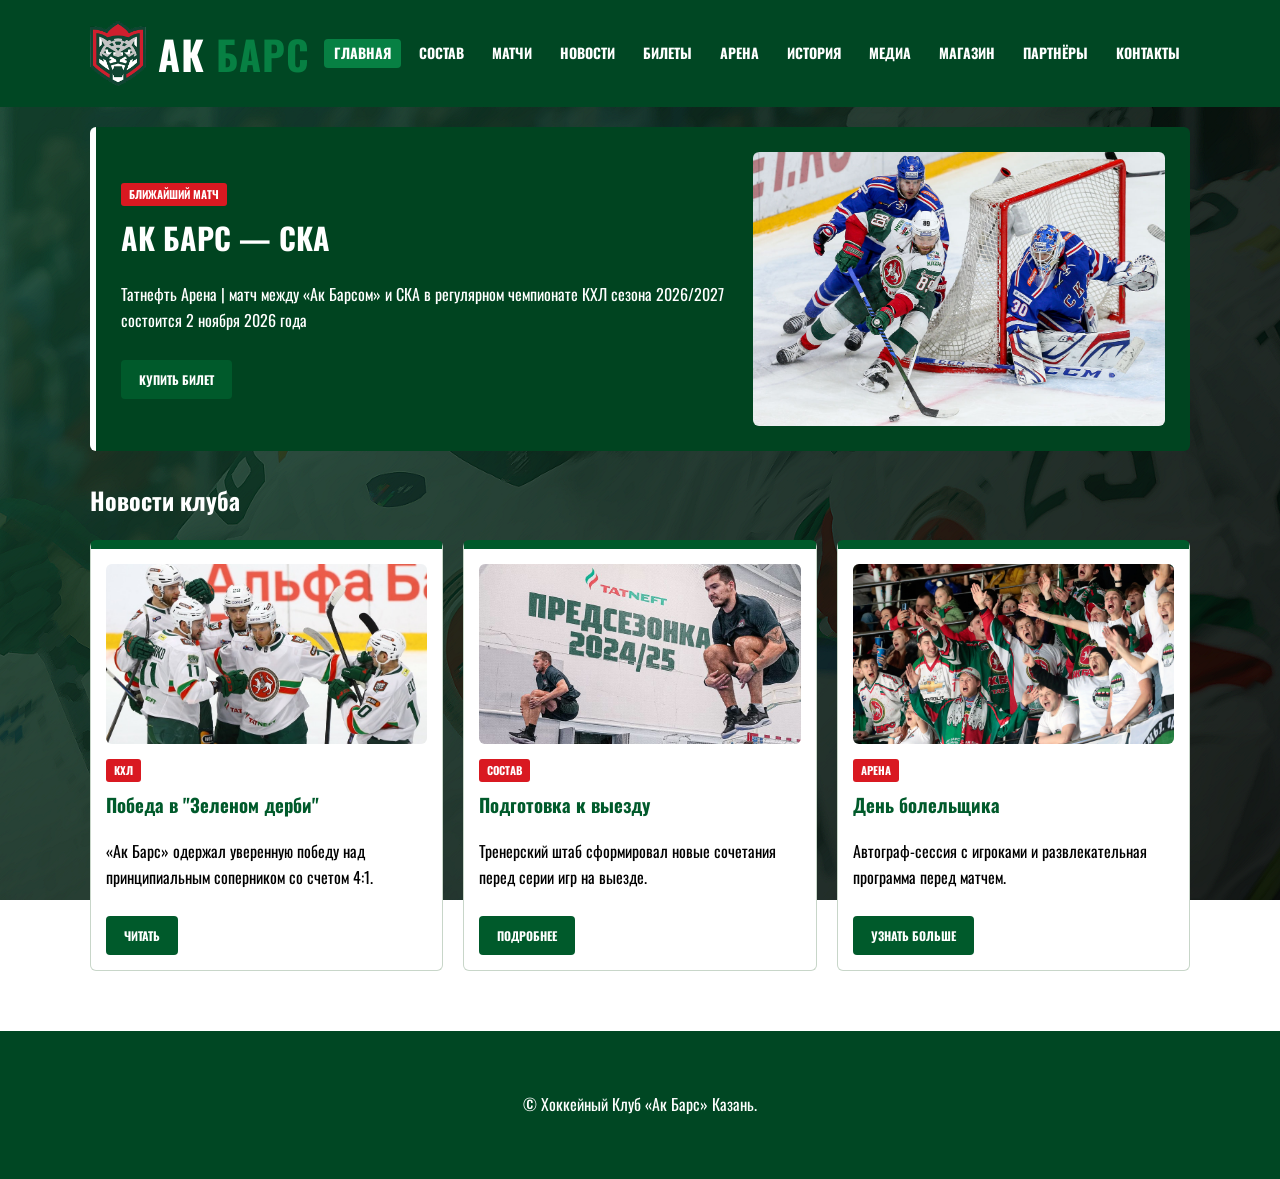
<file: index.html>
<!DOCTYPE html>
<html lang="ru">
<head>
  <meta charset="UTF-8">
  <title>ХК "Ак Барс"</title>
  <link rel="stylesheet" href="style.css">
  <link rel="stylesheet" href="https://fonts.googleapis.com/css2?family=Inter:wght@400;600;700;800&family=Oswald:wght@500;600;700&display=swap&subset=cyrillic">
  <link rel="icon" type="image/png" href="images/logo.png">
</head>
<body>
  <header>
    <div class="container">
      <a href="index.html" class="logo-block">
        <img src="images/logo.png" alt="Логотип Ак Барс" class="logo-img">
        <span class="logo-text">АК <span>БАРС</span></span>
      </a>
      <nav>
        <a href="index.html" class="active">Главная</a>
        <a href="team.html">Состав</a>
        <a href="matches.html">Матчи</a>
        <a href="news.html">Новости</a>
        <a href="tickets.html">Билеты</a>
        <a href="arena.html">Арена</a>
        <a href="history.html">История</a>
        <a href="media.html">Медиа</a>
        <a href="store.html">Магазин</a>
        <a href="partners.html">Партнёры</a>
        <a href="contacts.html">Контакты</a>
      </nav>
    </div>
  </header>

  <main class="container">
    <div class="hero">
      <div class="hero-content">
        <span class="badge">Ближайший матч</span>
        <h1>АК БАРС — СКА</h1>
        <p>Татнефть Арена |  матч между «Ак Барсом» и СКА в регулярном чемпионате КХЛ сезона 2026/2027 состоится 2 ноября 2026 года</p>
        <a href="tickets.html" class="btn btn-accent">Купить билет</a>
      </div>
      <div class="hero-media">
        <img src="images/akbars_ska.jpg" alt="Матч Ак Барс">
      </div>
    </div>

    <h2>Новости клуба</h2>
    <div class="card-grid">
      <div class="card">
        <img src="images/derbi.jpg" alt="Победа в дерби">
        <span class="badge">КХЛ</span>
        <h3>Победа в "Зеленом дерби"</h3>
        <p>«Ак Барс» одержал уверенную победу над принципиальным соперником со счетом 4:1.</p>
        <a href="news.html" class="btn">Читать</a>
      </div>
      <div class="card">
        <img src="images/podg.jpg" alt="Тренировка команды">
        <span class="badge">Состав</span>
        <h3>Подготовка к выезду</h3>
        <p>Тренерский штаб сформировал новые сочетания перед серии игр на выезде.</p>
        <a href="news.html" class="btn">Подробнее</a>
      </div>
      <div class="card">
        <img src="images/arena.jpg" alt="Татнефть Арена">
        <span class="badge">Арена</span>
        <h3>День болельщика</h3>
        <p>Автограф-сессия с игроками и развлекательная программа перед матчем.</p>
        <a href="news.html" class="btn">Узнать больше</a>
      </div>
    </div>
  </main>

  <footer>
    <div class="container">
      <p>&copy; Хоккейный Клуб «Ак Барс» Казань.</p>
    </div>
  </footer>
</body>
</html>
</file>
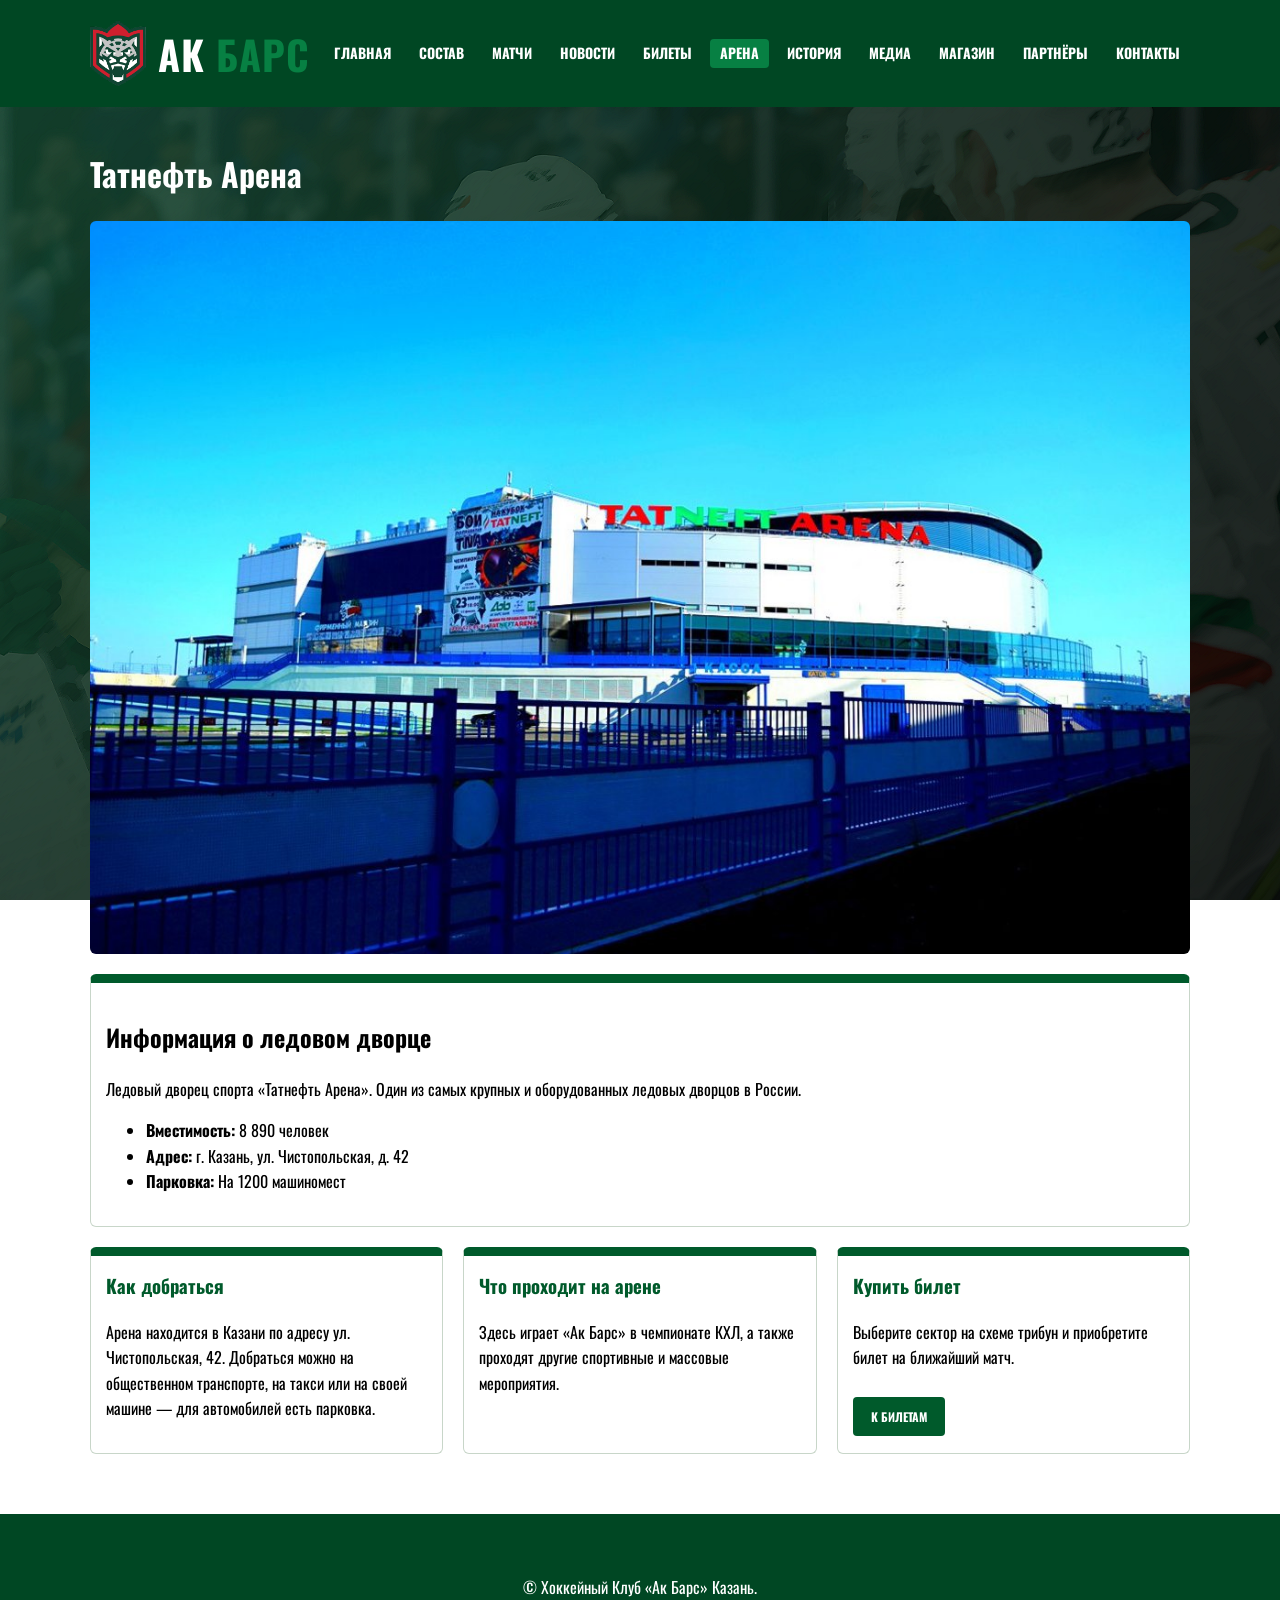
<file: arena.html>
<!DOCTYPE html>
<html lang="ru">
<head>
  <meta charset="UTF-8">
  <title>Татнефть Арена - ХК Ак Барс</title>
  <link rel="stylesheet" href="style.css">
  <link rel="stylesheet" href="https://fonts.googleapis.com/css2?family=Inter:wght@400;600;700;800&family=Oswald:wght@500;600;700&display=swap&subset=cyrillic">
  <link rel="icon" type="image/png" href="images/logo.png">
</head>
<body>
  <header>
    <div class="container">
      <a href="index.html" class="logo-block">
        <img src="images/logo.png" alt="Логотип" class="logo-img">
        <span class="logo-text">АК <span>БАРС</span></span>
      </a>
      <nav>
        <a href="index.html">Главная</a>
        <a href="team.html">Состав</a>
        <a href="matches.html">Матчи</a>
        <a href="news.html">Новости</a>
        <a href="tickets.html">Билеты</a>
        <a href="arena.html" class="active">Арена</a>
        <a href="history.html">История</a>
        <a href="media.html">Медиа</a>
        <a href="store.html">Магазин</a>
        <a href="partners.html">Партнёры</a>
        <a href="contacts.html">Контакты</a>
      </nav>
    </div>
  </header>

  <main class="container">
    <h1>Татнефть Арена</h1>
    <img src="images/arenka.jpg" alt="Татнефть Арена снаружи" style="margin-bottom: 20px;">

    <div class="card">
      <h2 class="infa">Информация о ледовом дворце</h2>
      <p>Ледовый дворец спорта «Татнефть Арена». Один из самых крупных и оборудованных ледовых дворцов в России.</p>
      <ul>
        <li><strong>Вместимость:</strong> 8 890 человек</li>
        <li><strong>Адрес:</strong> г. Казань, ул. Чистопольская, д. 42</li>
        <li><strong>Парковка:</strong> На 1200 машиномест</li>
      </ul>
    </div>

    <div class="card-grid">
      <div class="card">
        <h3>Как добраться</h3>
        <p>Арена находится в Казани по адресу ул. Чистопольская, 42. Добраться можно на общественном транспорте, на такси или на своей машине — для автомобилей есть парковка.</p>
      </div>
      <div class="card">
        <h3>Что проходит на арене</h3>
        <p>Здесь играет «Ак Барс» в чемпионате КХЛ, а также проходят другие спортивные и массовые мероприятия.</p>
      </div>
      <div class="card">
        <h3>Купить билет</h3>
        <p>Выберите сектор на схеме трибун и приобретите билет на ближайший матч.</p>
        <a href="tickets.html" class="btn">К билетам</a>
      </div>
    </div>
  </main>

  <footer>
    <div class="container">
      <p>&copy; Хоккейный Клуб «Ак Барс» Казань.</p>    
    </div>
  </footer>
</body>
</html>
</file>
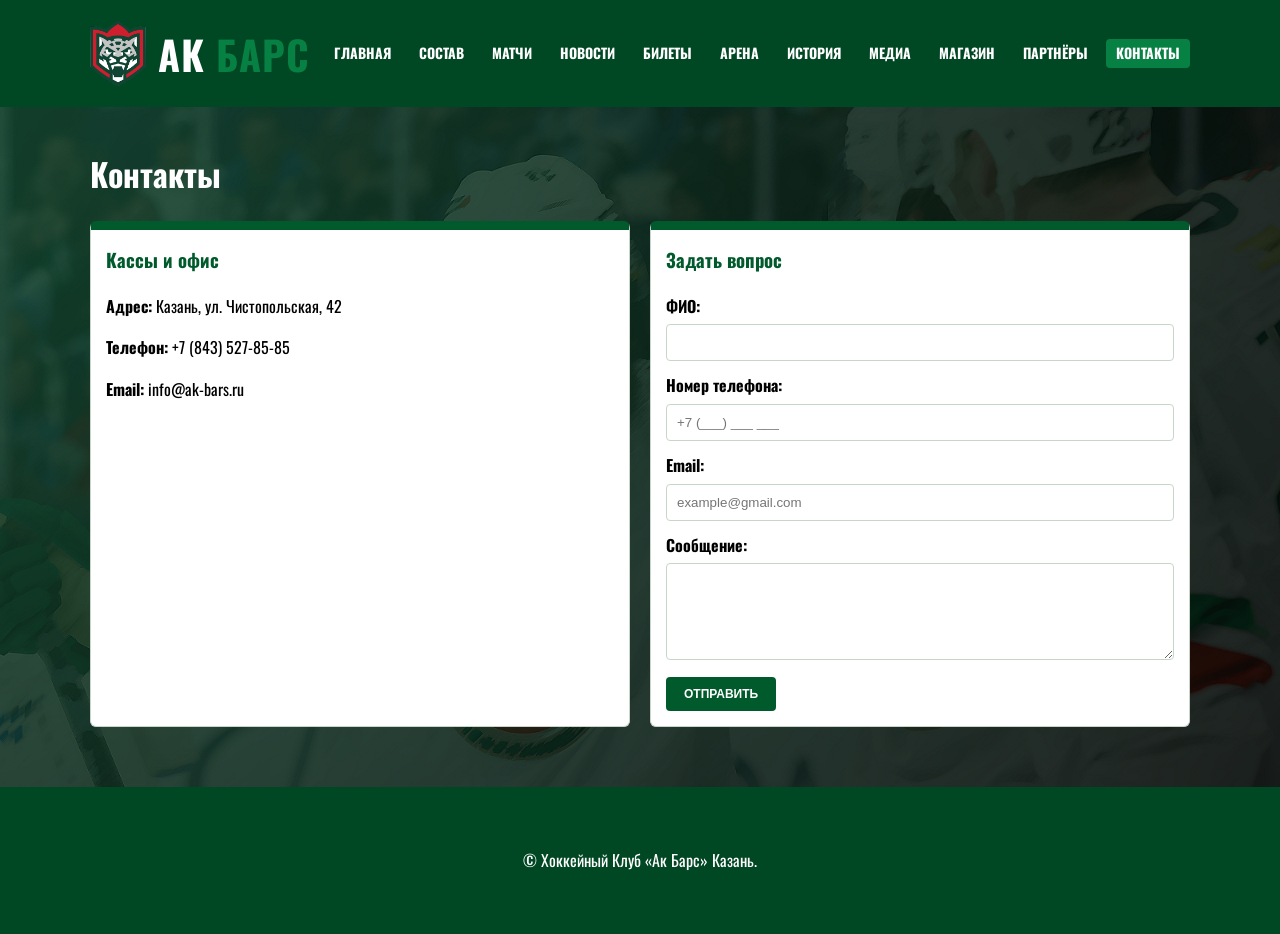
<file: contacts.html>
<!DOCTYPE html>
<html lang="ru">
<head>
  <meta charset="UTF-8">
  <title>Контакты - ХК Ак Барс</title>
  <link rel="stylesheet" href="style.css">
  <link rel="stylesheet" href="https://fonts.googleapis.com/css2?family=Inter:wght@400;600;700;800&family=Oswald:wght@500;600;700&display=swap&subset=cyrillic">
  <link rel="icon" type="image/png" href="images/logo.png">
</head>
<body>
  <header>
    <div class="container">
      <a href="index.html" class="logo-block">
        <img src="images/logo.png" alt="Логотип" class="logo-img">
        <span class="logo-text">АК <span>БАРС</span></span>
      </a>
      <nav>
        <a href="index.html">Главная</a>
        <a href="team.html">Состав</a>
        <a href="matches.html">Матчи</a>
        <a href="news.html">Новости</a>
        <a href="tickets.html">Билеты</a>
        <a href="arena.html">Арена</a>
        <a href="history.html">История</a>
        <a href="media.html">Медиа</a>
        <a href="store.html">Магазин</a>
        <a href="partners.html">Партнёры</a>
        <a href="contacts.html" class="active">Контакты</a>
      </nav>
    </div>
  </header>

  <main class="container">
    <h1>Контакты</h1>

    <div class="card-grid">
      <div class="card">
        <h3>Кассы и офис</h3>
        <p><strong>Адрес:</strong> Казань, ул. Чистопольская, 42</p>
        <p><strong>Телефон:</strong> +7 (843) 527-85-85</p>
        <p><strong>Email:</strong> info@ak-bars.ru</p>
      </div>

      <div class="card">
        <h3>Задать вопрос</h3>
        <form>
          <label for="name">ФИО:</label>
          <input type="text" id="name" name="name" required>

          <label for="email">Номер телефона:</label>
          <input type="tel" id="number" name="number" placeholder="+7 (___) ___ ___" required>

          <label for="email">Email:</label>
          <input type="email" id="email" name="email" placeholder="example@gmail.com" required>

          <label for="message">Сообщение:</label>
          <textarea id="message" name="message" rows="5"></textarea>

          <button type="button" class="btn btn-accent" onclick="sendMessage()">Отправить</button>
        </form>
      </div>
    </div>
  </main>

  <footer>
    <div class="container">
      <p>&copy; Хоккейный Клуб «Ак Барс» Казань.</p>
    </div>
    <script>
      function sendMessage() {
        alert('Благодарим вас за обращение! Ваше сообщение было отправлено, мы его рассматриваем. Ответим в скором времени.');
        document.querySelector('form').reset();
      }
    </script>
  </footer>
</body>
</html>
</file>
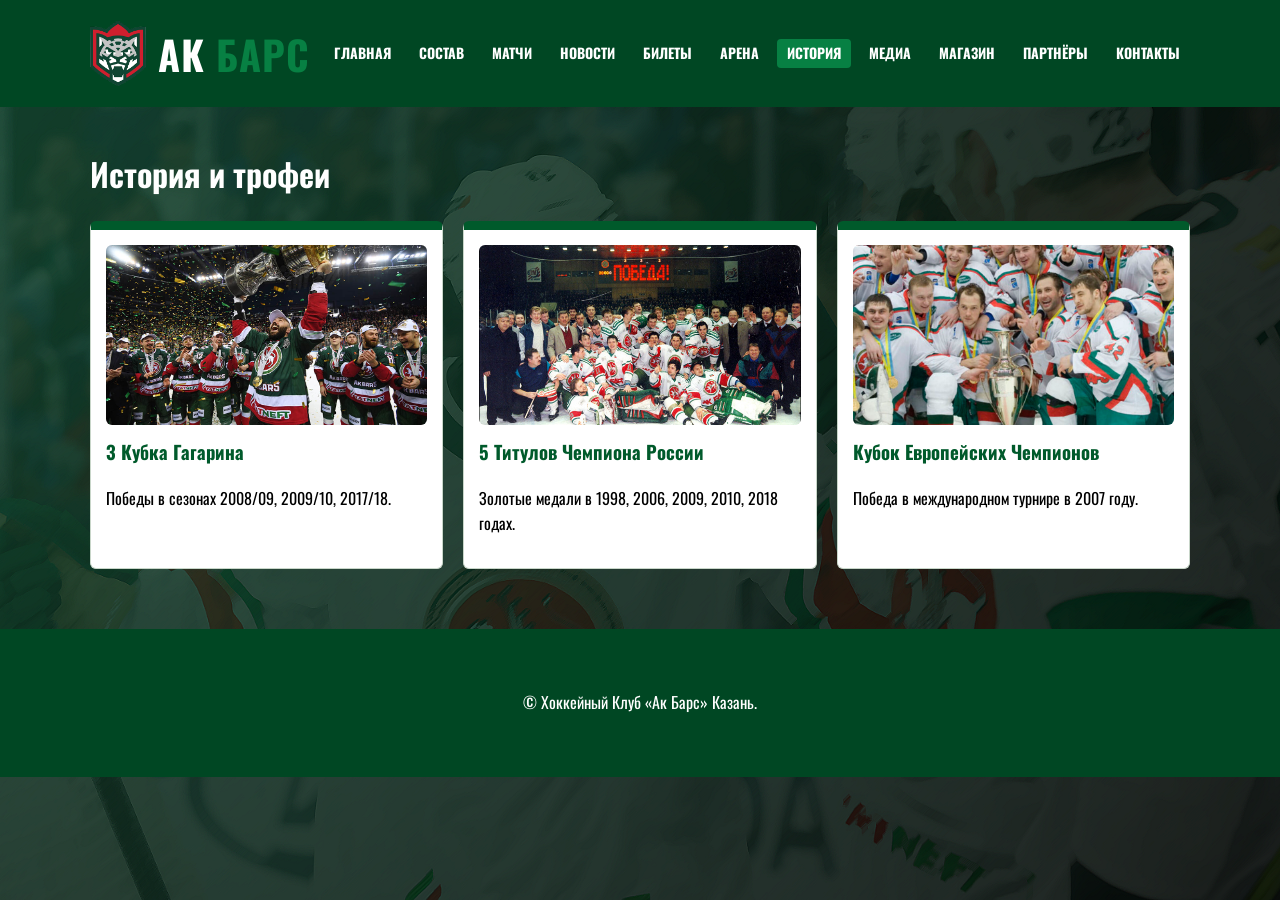
<file: history.html>
<!DOCTYPE html>
<html lang="ru">
<head>
  <meta charset="UTF-8">
  <title>История клуба - ХК Ак Барс</title>
  <link rel="stylesheet" href="style.css">
  <link rel="stylesheet" href="https://fonts.googleapis.com/css2?family=Inter:wght@400;600;700;800&family=Oswald:wght@500;600;700&display=swap&subset=cyrillic">
  <link rel="icon" type="image/png" href="images/logo.png">
</head>
<body>
  <header>
    <div class="container">
      <a href="index.html" class="logo-block">
        <img src="images/logo.png" alt="Логотип" class="logo-img">
        <span class="logo-text">АК <span>БАРС</span></span>
      </a>
      <nav>
        <a href="index.html">Главная</a>
        <a href="team.html">Состав</a>
        <a href="matches.html">Матчи</a>
        <a href="news.html">Новости</a>
        <a href="tickets.html">Билеты</a>
        <a href="arena.html">Арена</a>
        <a href="history.html" class="active">История</a>
        <a href="media.html">Медиа</a>
        <a href="store.html">Магазин</a>
        <a href="partners.html">Партнёры</a>
        <a href="contacts.html">Контакты</a>
      </nav>
    </div>
  </header>

  <main class="container">
    <h1>История и трофеи</h1>

    <div class="card-grid">
      <div class="card">
        <img src="images/gagarin_cup.jpg" alt="Кубок Гагарина">
        <h3>3 Кубка Гагарина</h3>
        <p>Победы в сезонах 2008/09, 2009/10, 2017/18.</p>
      </div>
      <div class="card">
        <img src="images/cm.jpeg" alt="Чемпионы России">
        <h3>5 Титулов Чемпиона России</h3>
        <p>Золотые медали в 1998, 2006, 2009, 2010, 2018 годах.</p>
      </div>
      <div class="card">
        <img src="images/europian_cup.jpg" alt="Кубок Чемпионов">
        <h3>Кубок Европейских Чемпионов</h3>
        <p>Победа в международном турнире в 2007 году.</p>
      </div>
    </div>
  </main>

  <footer>
    <div class="container">
      <p>&copy; Хоккейный Клуб «Ак Барс» Казань.</p>
    </div>
  </footer>
</body>
</html>
</file>
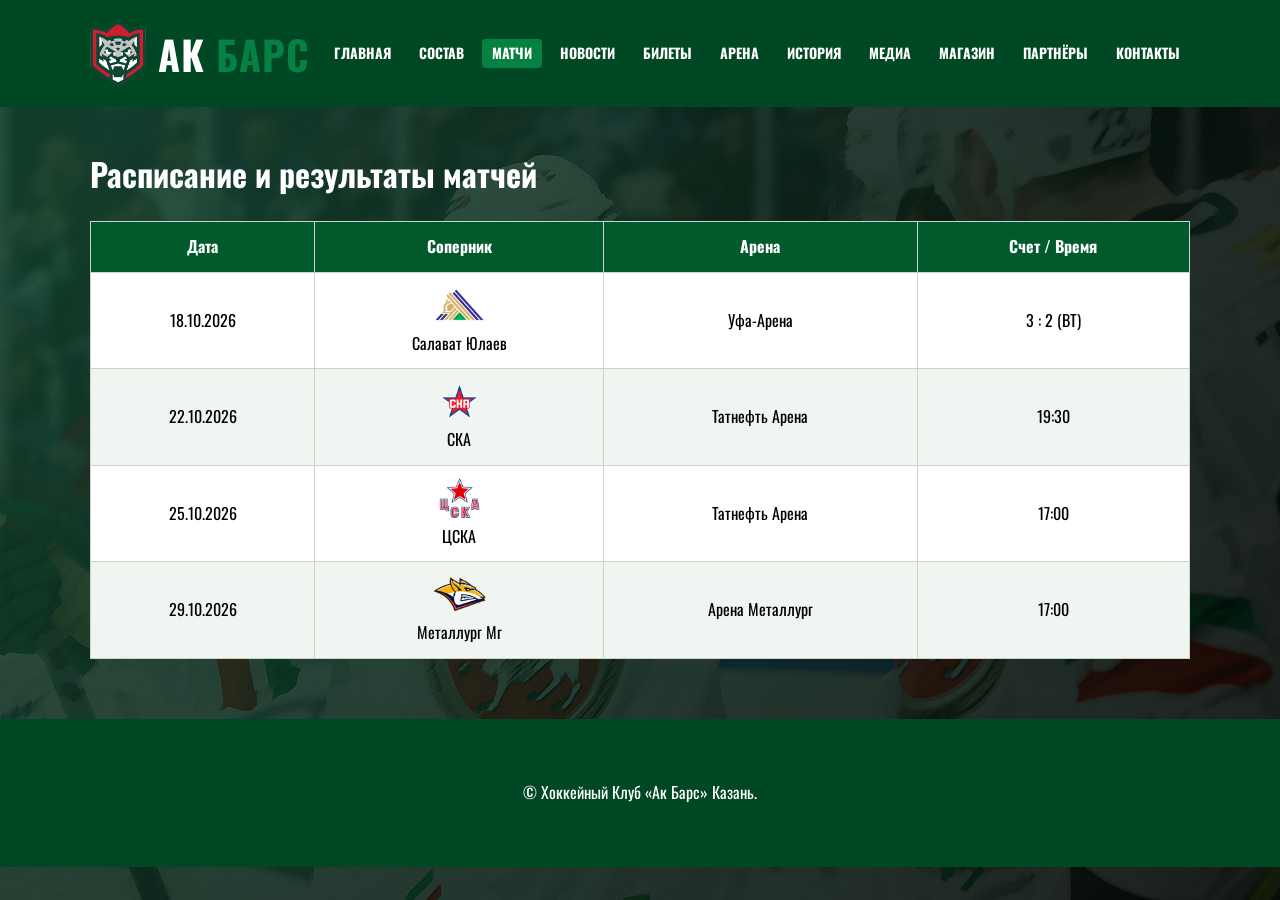
<file: matches.html>
<!DOCTYPE html>
<html lang="ru">
<head>
  <meta charset="UTF-8">
  <title>Календарь игр - ХК Ак Барс</title>
  <link rel="stylesheet" href="style.css">
  <link rel="stylesheet" href="https://fonts.googleapis.com/css2?family=Inter:wght@400;600;700;800&family=Oswald:wght@500;600;700&display=swap&subset=cyrillic">
  <link rel="icon" type="image/png" href="images/logo.png">
</head>
<body>
  <header>
    <div class="container">
      <a href="index.html" class="logo-block">
        <img src="images/logo.png" alt="Логотип" class="logo-img">
        <span class="logo-text">АК <span>БАРС</span></span>
      </a>
      <nav>
        <a href="index.html">Главная</a>
        <a href="team.html">Состав</a>
        <a href="matches.html" class="active">Матчи</a>
        <a href="news.html">Новости</a>
        <a href="tickets.html">Билеты</a>
        <a href="arena.html">Арена</a>
        <a href="history.html">История</a>
        <a href="media.html">Медиа</a>
        <a href="store.html">Магазин</a>
        <a href="partners.html">Партнёры</a>
        <a href="contacts.html">Контакты</a>
      </nav>
    </div>
  </header>

  <main class="container">
    <h1>Расписание и результаты матчей</h1>

    <table>
      <thead>
        <tr>
          <th>Дата</th>
          <th>Соперник</th>
          <th>Арена</th>
          <th>Счет / Время</th>
        </tr>
      </thead>
      <tbody>
        <tr>
          <td>18.10.2026</td>
          <td><img src="images/salavat.png">Салават Юлаев</td>
          <td>Уфа-Арена</td>
          <td>3 : 2 (ВТ)</td>
        </tr>
        <tr>
          <td>22.10.2026</td>
          <td><img src="images/ska.png">СКА</td>
          <td>Татнефть Арена</td>
          <td>19:30</td>
        </tr>
        <tr>
          <td>25.10.2026</td>
          <td><img src="images/cska.png">ЦСКА</td>
          <td>Татнефть Арена</td>
          <td>17:00</td>
        </tr>
        <tr>
          <td>29.10.2026</td>
          <td><img src="images/metallurg.png">Металлург Мг</td>
          <td>Арена Металлург</td>
          <td>17:00</td>
        </tr>
      </tbody>
    </table>
  </main>

  <footer>
    <div class="container">
      <p>&copy; Хоккейный Клуб «Ак Барс» Казань.</p>
    </div>
  </footer>
</body>
</html>
</file>
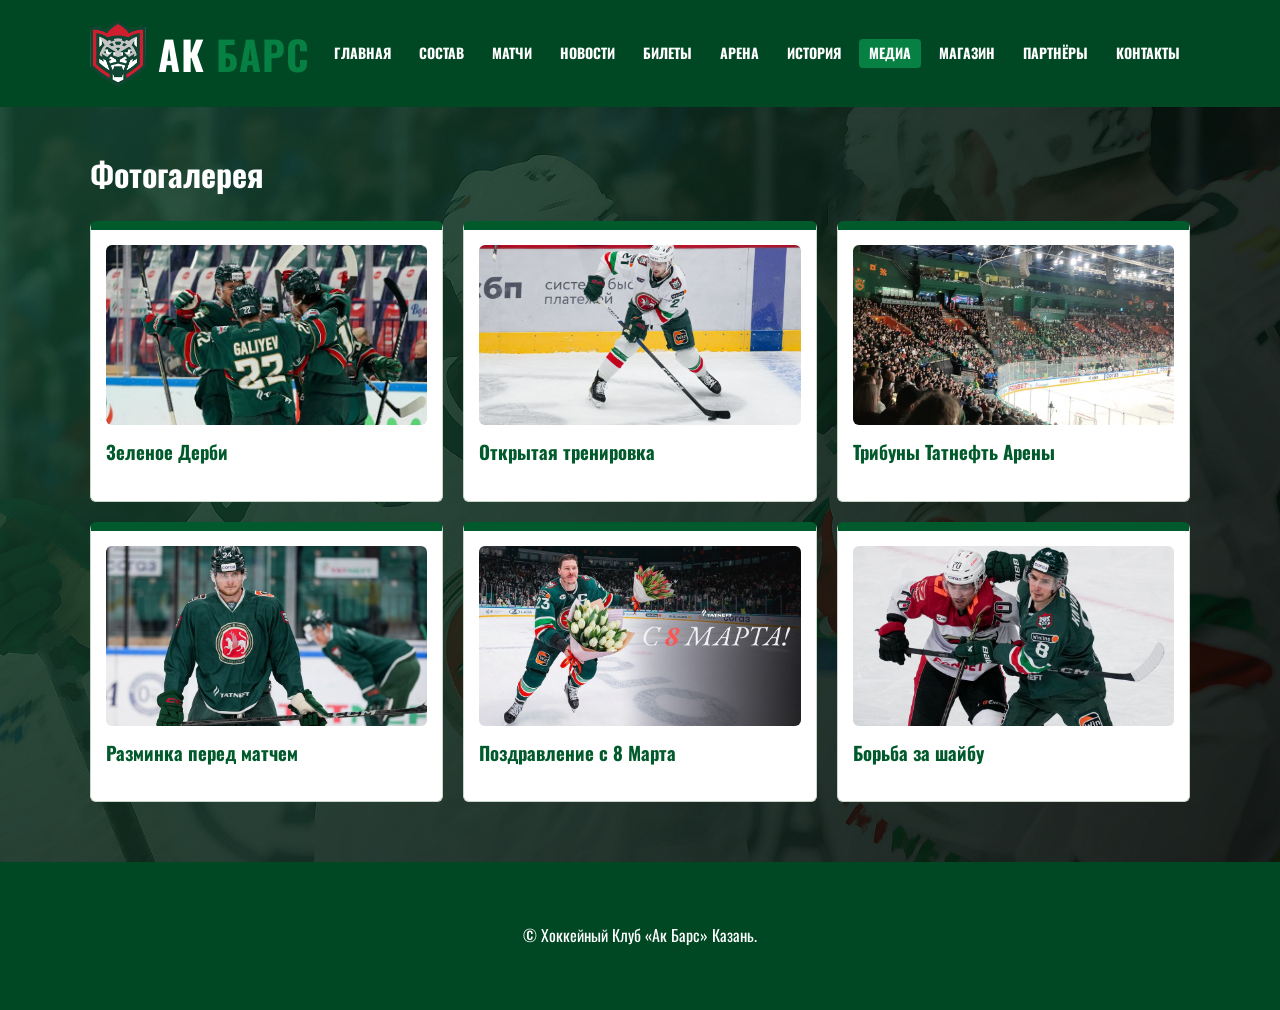
<file: media.html>
<!DOCTYPE html>
<html lang="ru">
<head>
  <meta charset="UTF-8">
  <title>Медиагалерея - ХК Ак Барс</title>
  <link rel="stylesheet" href="style.css">
  <link rel="icon" type="image/png" href="images/logo.png">
  <link rel="stylesheet" href="https://fonts.googleapis.com/css2?family=Inter:wght@400;600;700;800&family=Oswald:wght@500;600;700&display=swap&subset=cyrillic">
</head>
<body>
  <header>
    <div class="container">
      <a href="index.html" class="logo-block">
        <img src="images/logo.png" alt="Логотип" class="logo-img">
        <span class="logo-text">АК <span>БАРС</span></span>
      </a>
      <nav>
        <a href="index.html">Главная</a>
        <a href="team.html">Состав</a>
        <a href="matches.html">Матчи</a>
        <a href="news.html">Новости</a>
        <a href="tickets.html">Билеты</a>
        <a href="arena.html">Арена</a>
        <a href="history.html">История</a>
        <a href="media.html" class="active">Медиа</a>
        <a href="store.html">Магазин</a>
        <a href="partners.html">Партнёры</a>
        <a href="contacts.html">Контакты</a>
      </nav>
    </div>
  </header>

  <main class="container">
    <h1>Фотогалерея</h1>

    <div class="card-grid">
      <div class="card">
        <img src="images/gb.jpg" alt="Матч">
        <h3>Зеленое Дерби</h3>
      </div>
      <div class="card">
        <img src="images/one.jpg" alt="Тренировка">
        <h3>Открытая тренировка</h3>
      </div>
      <div class="card">
        <img src="images/tribuna.jpg" alt="Болельщики">
        <h3>Трибуны Татнефть Арены</h3>
      </div>
      <div class="card">
        <img src="images/is.jpg" alt="Разминка">
        <h3>Разминка перед матчем</h3>
      </div>
      <div class="card">
        <img src="images/mart.jpg" alt="8 Марта">
        <h3>Поздравление с 8 Марта</h3>
      </div>
      <div class="card">
        <img src="images/two.jpg" alt="Игровой момент">
        <h3>Борьба за шайбу</h3>
      </div>
    </div>
  </main>

  <footer>
    <div class="container">
      <p>&copy; Хоккейный Клуб «Ак Барс» Казань.</p>
    </div>
  </footer>
</body>
</html>
</file>
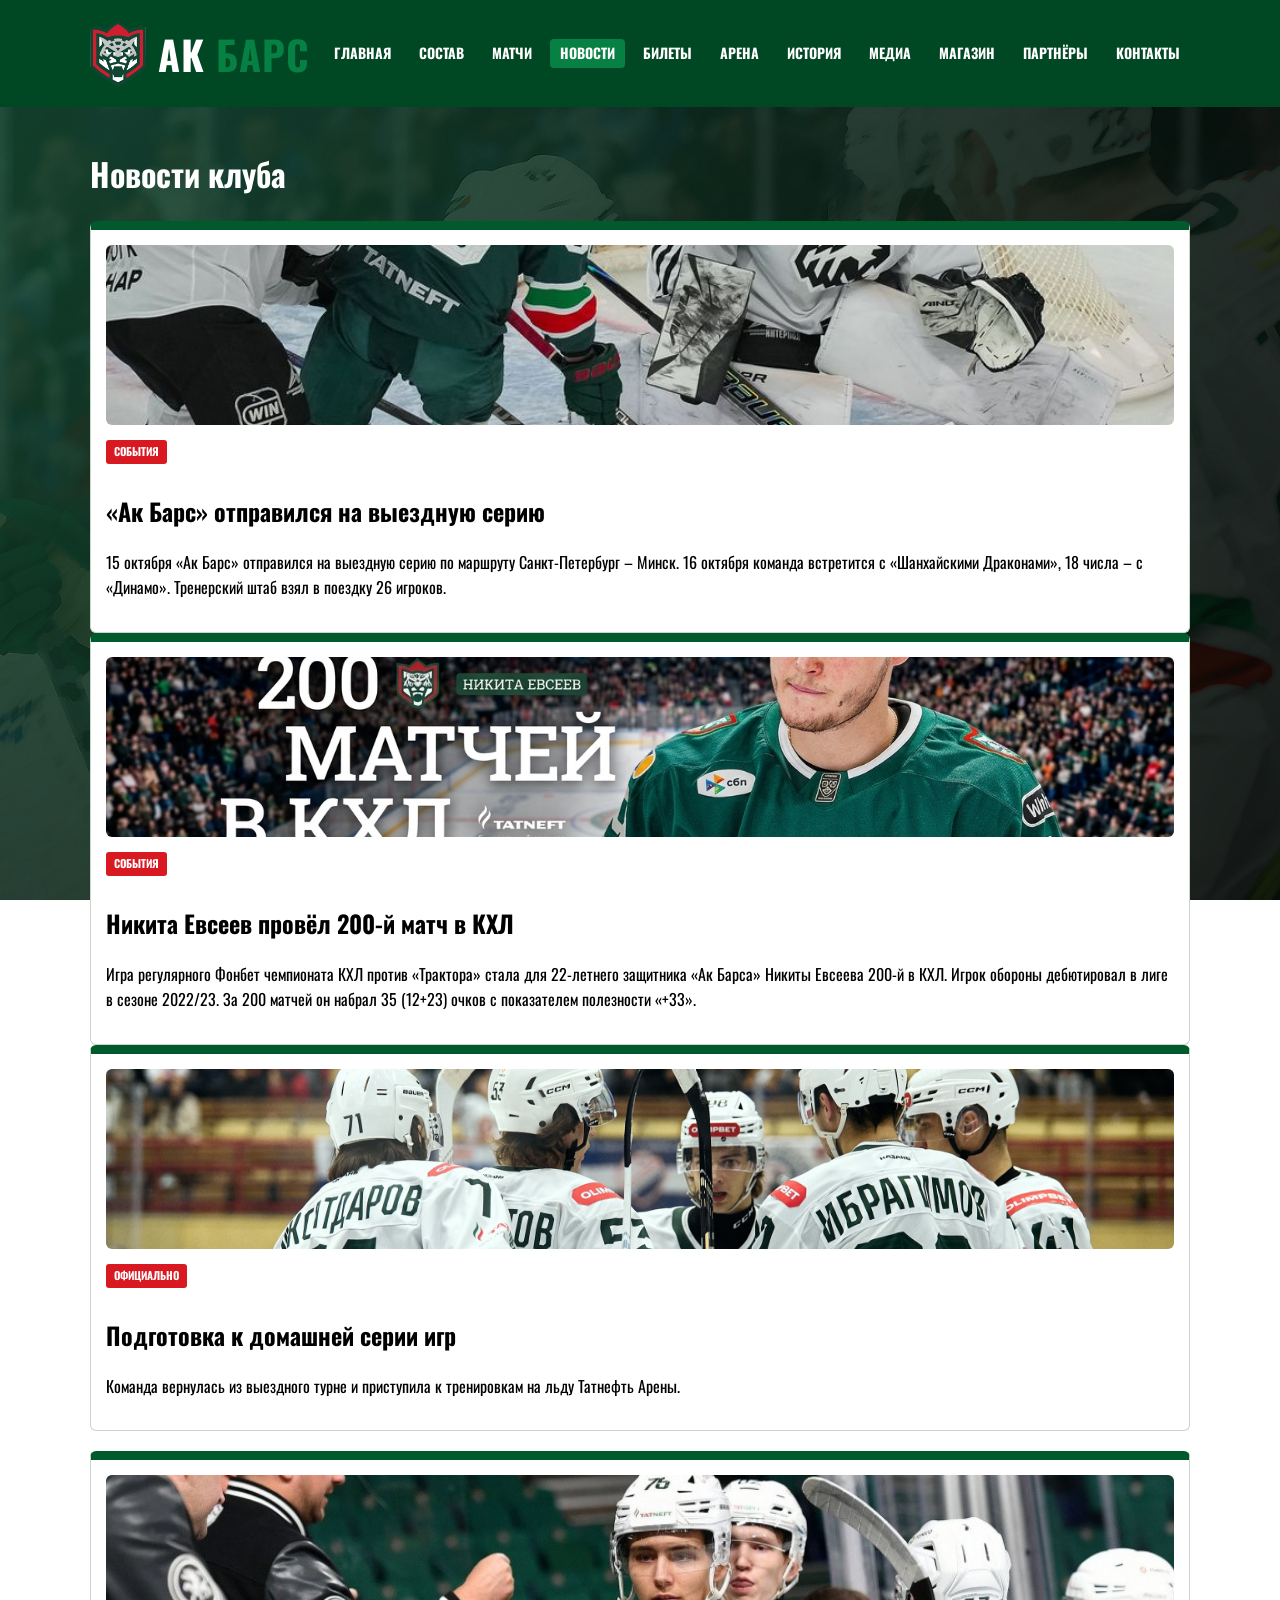
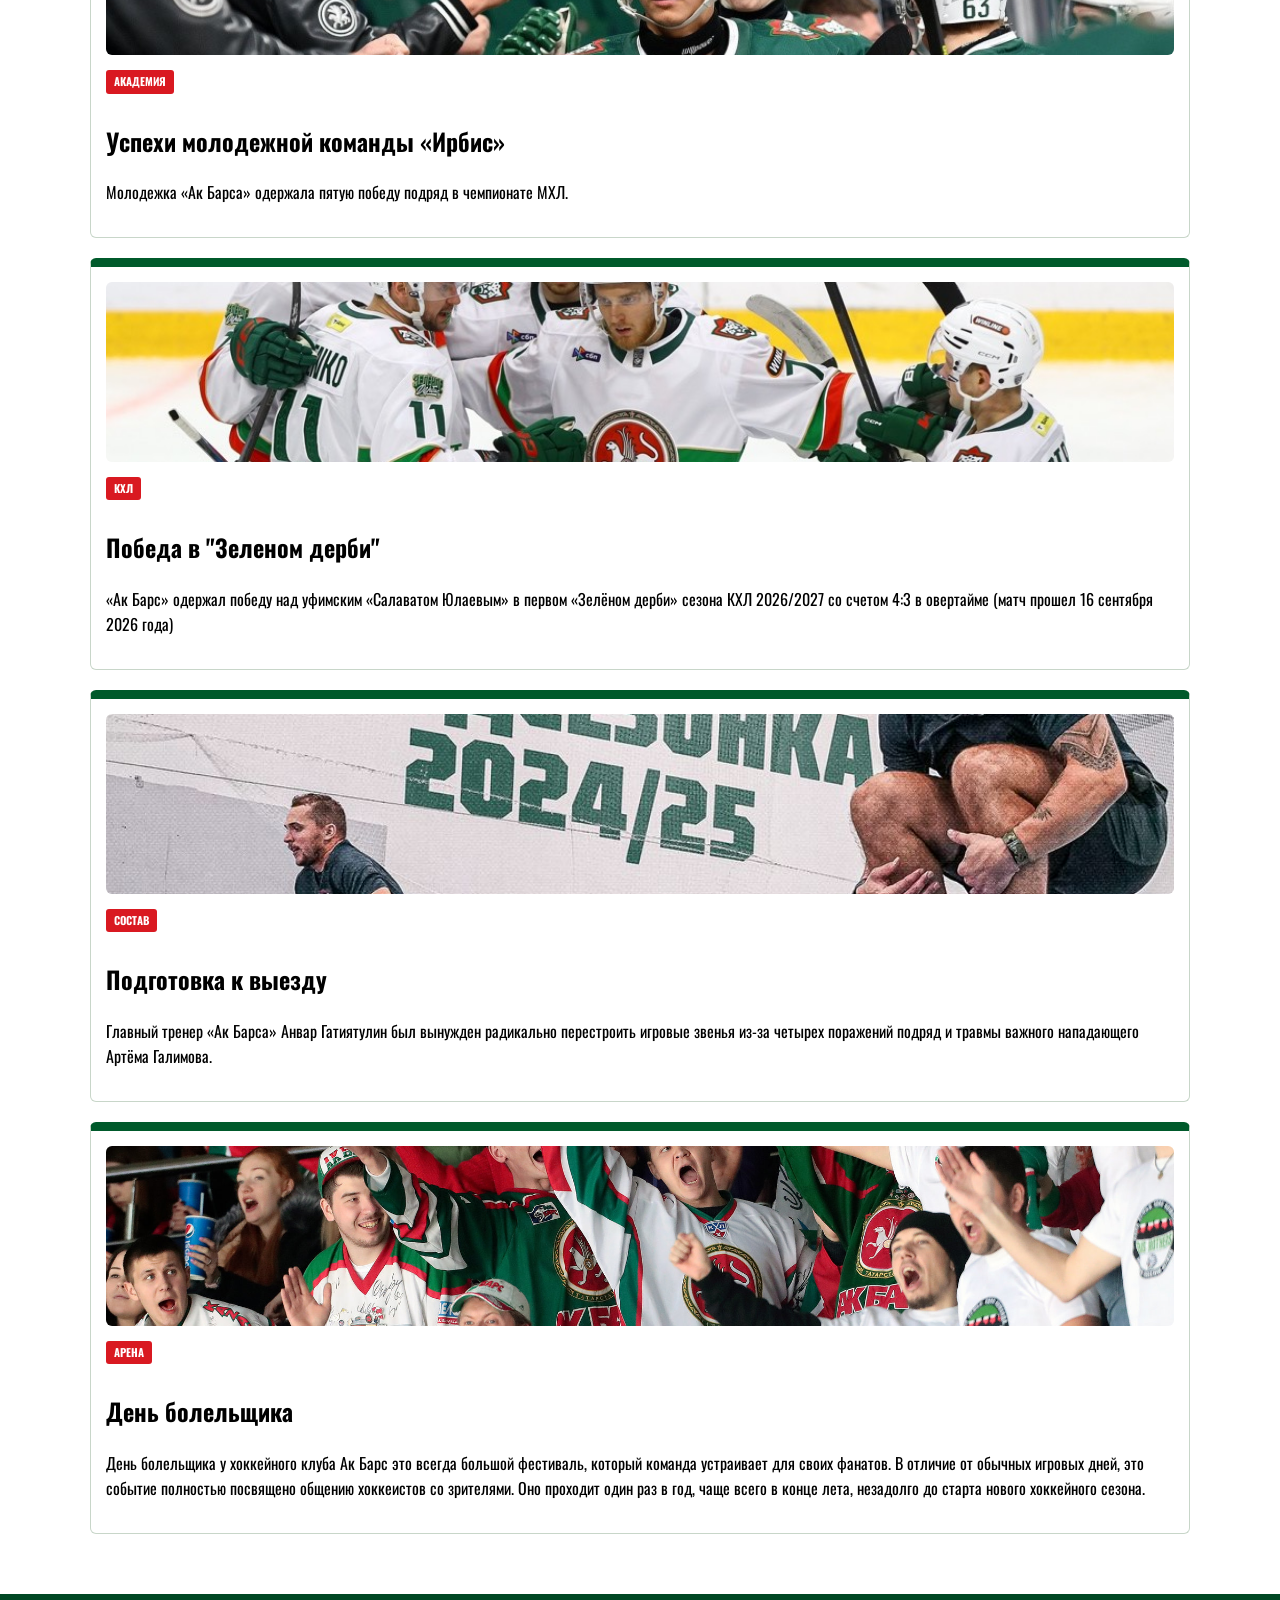
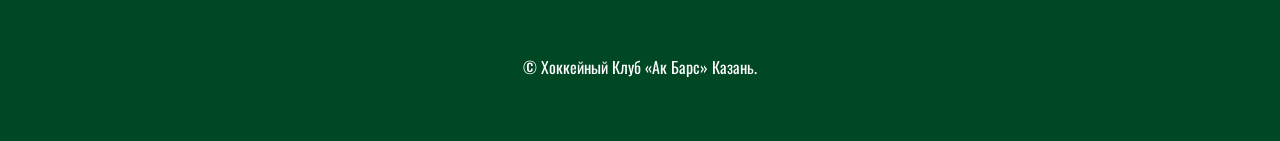
<file: news.html>
<!DOCTYPE html>
<html lang="ru">
<head>
  <meta charset="UTF-8">
  <title>Новости - ХК Ак Барс</title>
  <link rel="stylesheet" href="style.css">
  <link rel="icon" type="image/png" href="images/logo.png">
  <link rel="stylesheet" href="https://fonts.googleapis.com/css2?family=Inter:wght@400;600;700;800&family=Oswald:wght@500;600;700&display=swap&subset=cyrillic">
</head>
<body>
  <header>
    <div class="container">
      <a href="index.html" class="logo-block">
        <img src="images/logo.png" alt="Логотип" class="logo-img">
        <span class="logo-text">АК <span>БАРС</span></span>
      </a>
      <nav>
        <a href="index.html">Главная</a>
        <a href="team.html">Состав</a>
        <a href="matches.html">Матчи</a>
        <a href="news.html" class="active">Новости</a>
        <a href="tickets.html">Билеты</a>
        <a href="arena.html">Арена</a>
        <a href="history.html">История</a>
        <a href="media.html">Медиа</a>
        <a href="store.html">Магазин</a>
        <a href="partners.html">Партнёры</a>
        <a href="contacts.html">Контакты</a>
      </nav>
    </div>
  </header>

  <main class="container">
    <h1>Новости клуба</h1>
    <div class="card">
      <img src="images/viezd.jpg" alt="Новость 1">
      <span class="badge">События</span>
      <h2 class="prepairing">«Ак Барс» отправился на выездную серию</h2>
      <p>15 октября «Ак Барс» отправился на выездную серию по маршруту Санкт-Петербург – Минск. 16 октября команда встретится с «Шанхайскими Драконами», 18 числа – с «Динамо». Тренерский штаб взял в поездку 26 игроков.</p>
    </div>
    <div class="card">
      <img src="images/twohung.jpg" alt="Новость 1">
      <span class="badge">События</span>
      <h2 class="prepairing">Никита Евсеев провёл 200-й матч в КХЛ</h2>
      <p>Игра регулярного Фонбет чемпионата КХЛ против «Трактора» стала для 22-летнего защитника «Ак Барса» Никиты Евсеева 200-й в КХЛ. Игрок обороны дебютировал в лиге в сезоне 2022/23. За 200 матчей он набрал 35 (12+23) очков с показателем полезности «+33».</p>
    </div>

    <div class="card">
      <img src="images/home.jpeg" alt="Новость 1">
      <span class="badge">Официально</span>
      <h2 class="prepairing">Подготовка к домашней серии игр</h2>
      <p>Команда вернулась из выездного турне и приступила к тренировкам на льду Татнефть Арены.</p>
    </div>

    <div class="card" style="margin-top: 20px;">
      <img src="images/irbis.jpg" alt="Новость 2">
      <span class="badge">Академия</span>
      <h2 class="sucsesses">Успехи молодежной команды «Ирбис»</h2>
      <p>Молодежка «Ак Барса» одержала пятую победу подряд в чемпионате МХЛ.</p>
    </div>

    <div class="card" style="margin-top: 20px;">
      <img src="images/derbi.jpg" alt="Новость 2">
      <span class="badge">КХЛ</span>
      <h2 class="sucsesses">Победа в "Зеленом дерби"</h2>
      <p>«Ак Барс» одержал победу над уфимским «Салаватом Юлаевым» в первом «Зелёном дерби» сезона КХЛ 2026/2027 со счетом 4:3 в овертайме (матч прошел 16 сентября 2026 года)</p>
    </div>

    <div class="card" style="margin-top: 20px;">
      <img src="images/podg.jpg" alt="Новость 2">
      <span class="badge">Состав</span>
      <h2 class="sucsesses">Подготовка к выезду</h2>
      <p>Главный тренер «Ак Барса» Анвар Гатиятулин был вынужден радикально перестроить игровые звенья из-за четырех поражений подряд и травмы важного нападающего Артёма Галимова.</p>
    </div>

    <div class="card" style="margin-top: 20px;">
      <img src="images/arena.jpg" alt="Новость 2">
      <span class="badge">Арена</span>
      <h2 class="sucsesses">День болельщика</h2>
      <p>День болельщика у хоккейного клуба Ак Барс это всегда большой фестиваль, который команда устраивает для своих фанатов. В отличие от обычных игровых дней, это событие полностью посвящено общению хоккеистов со зрителями. Оно проходит один раз в год, чаще всего в конце лета, незадолго до старта нового хоккейного сезона.</p>
    </div>
  </main>

  <footer>
    <div class="container">
      <p>&copy; Хоккейный Клуб «Ак Барс» Казань.</p>
    </div>
  </footer>
</body>
</html>
</file>
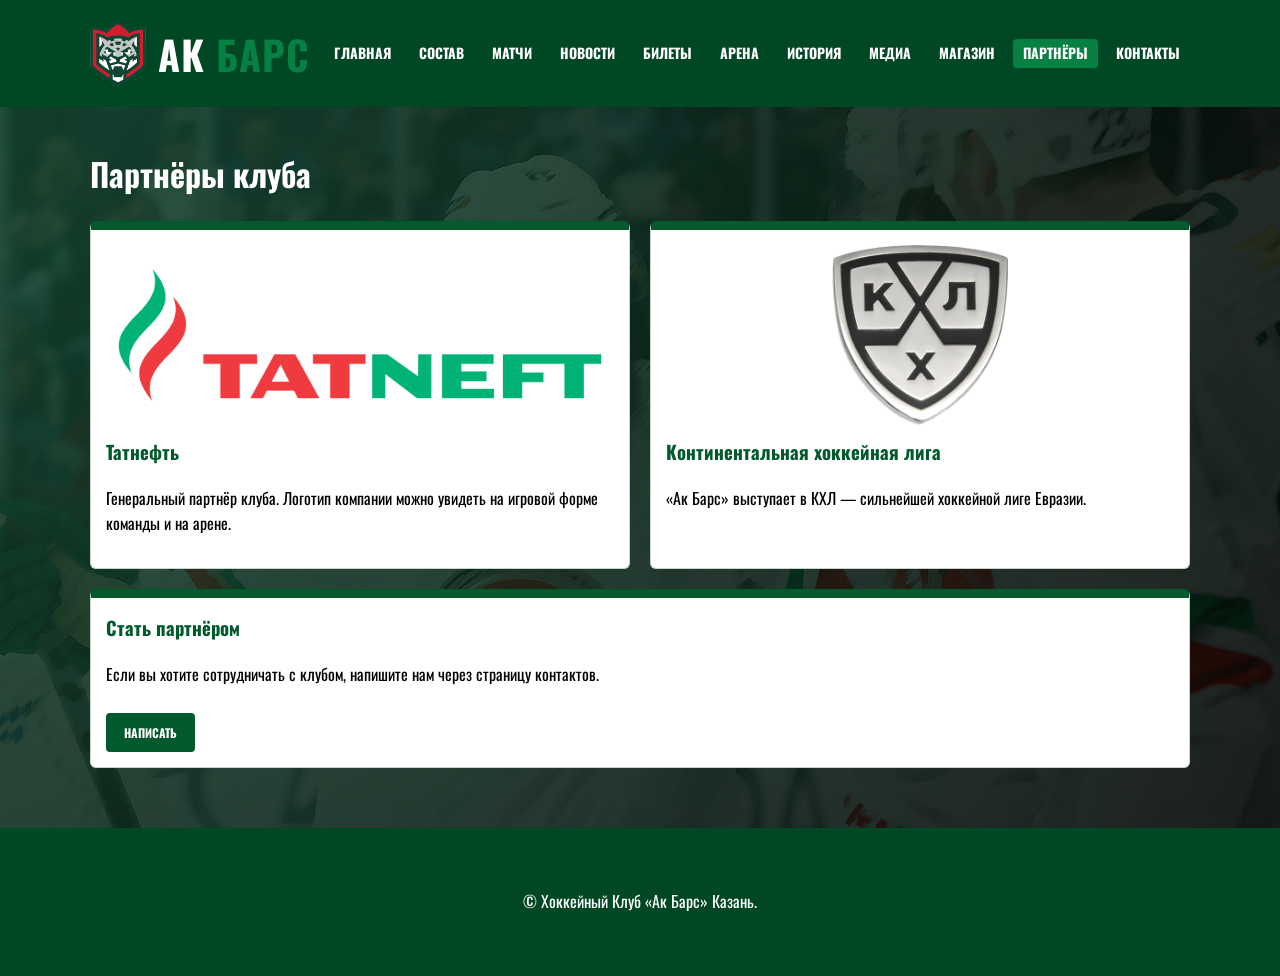
<file: partners.html>
<!DOCTYPE html>
<html lang="ru">
<head>
  <meta charset="UTF-8">
  <title>Партнёры - ХК Ак Барс</title>
  <link rel="stylesheet" href="style.css">
  <link rel="stylesheet" href="https://fonts.googleapis.com/css2?family=Inter:wght@400;600;700;800&family=Oswald:wght@500;600;700&display=swap&subset=cyrillic">
  <link rel="icon" type="image/png" href="images/logo.png">
</head>
<body>
  <header>
    <div class="container">
      <a href="index.html" class="logo-block">
        <img src="images/logo.png" alt="Логотип" class="logo-img">
        <span class="logo-text">АК <span>БАРС</span></span>
      </a>
      <nav>
        <a href="index.html">Главная</a>
        <a href="team.html">Состав</a>
        <a href="matches.html">Матчи</a>
        <a href="news.html">Новости</a>
        <a href="tickets.html">Билеты</a>
        <a href="arena.html">Арена</a>
        <a href="history.html">История</a>
        <a href="media.html">Медиа</a>
        <a href="store.html">Магазин</a>
        <a href="partners.html" class="active">Партнёры</a>
        <a href="contacts.html">Контакты</a>
      </nav>
    </div>
  </header>

  <main class="container">
    <h1>Партнёры клуба</h1>

    <div class="card-grid">
      <div class="card">
        <img src="images/Tatneft.png" alt="Татнефть" style="object-fit: contain;">
        <h3>Татнефть</h3>
        <p>Генеральный партнёр клуба. Логотип компании можно увидеть на игровой форме команды и на арене.</p>
      </div>
      <div class="card">
        <img src="images/khl.png" alt="КХЛ" style="object-fit: contain;">
        <h3>Континентальная хоккейная лига</h3>
        <p>«Ак Барс» выступает в КХЛ — сильнейшей хоккейной лиге Евразии.</p>
      </div>
    </div>

    <div class="card" style="margin-top: 20px;">
      <h3>Стать партнёром</h3>
      <p>Если вы хотите сотрудничать с клубом, напишите нам через страницу контактов.</p>
      <a href="contacts.html" class="btn">Написать</a>
    </div>
  </main>

  <footer>
    <div class="container">
      <p>&copy; Хоккейный Клуб «Ак Барс» Казань.</p>
    </div>
  </footer>
</body>
</html>
</file>
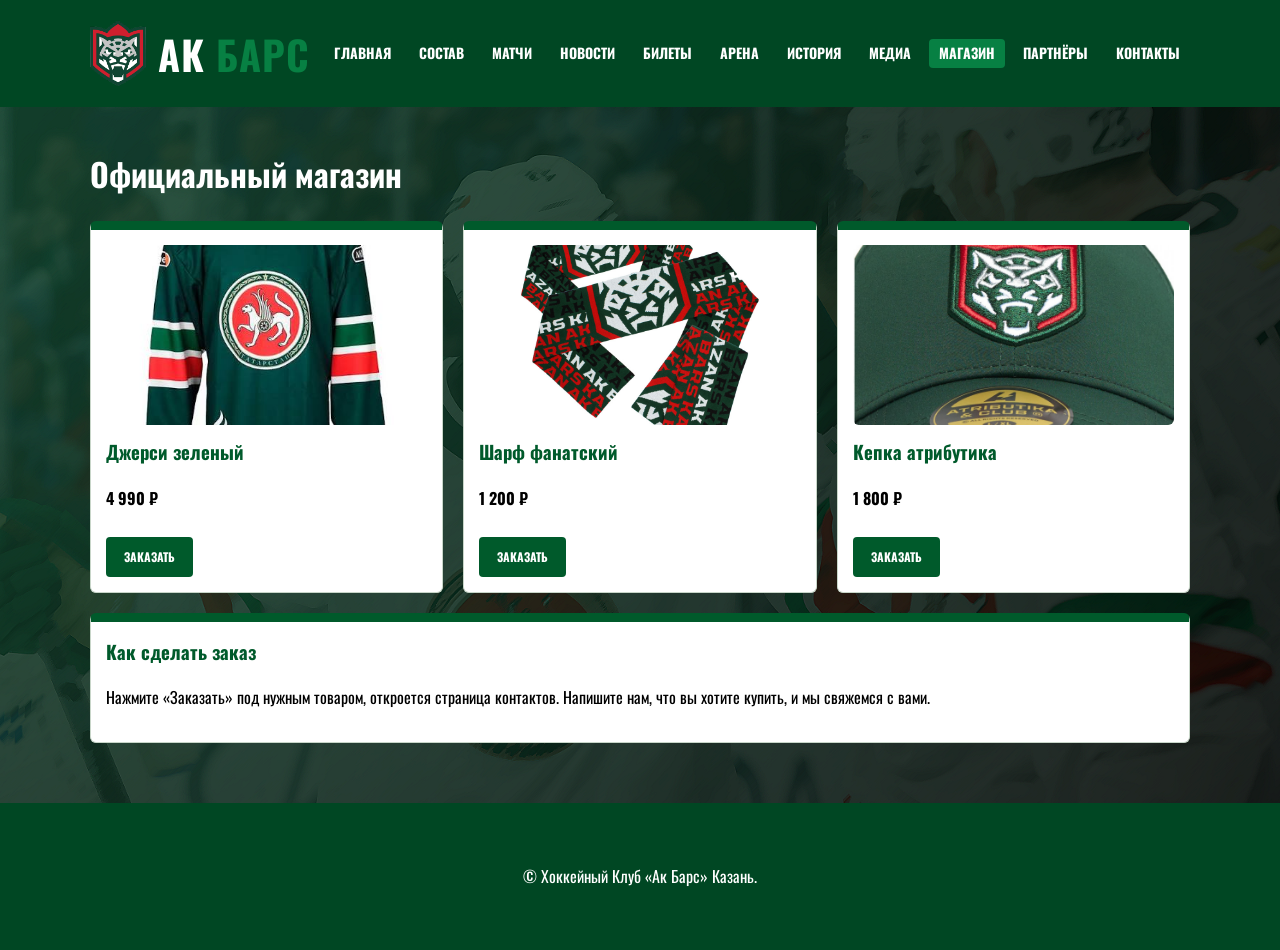
<file: store.html>
<!DOCTYPE html>
<html lang="ru">
<head>
  <meta charset="UTF-8">
  <title>Фан-шоп - ХК Ак Барс</title>
  <link rel="stylesheet" href="style.css">
  <link rel="icon" type="image/png" href="images/logo.png">
  <link rel="stylesheet" href="https://fonts.googleapis.com/css2?family=Inter:wght@400;600;700;800&family=Oswald:wght@500;600;700&display=swap&subset=cyrillic">
</head>
<body>
  <header>
    <div class="container">
      <a href="index.html" class="logo-block">
        <img src="images/logo.png" alt="Логотип" class="logo-img">
        <span class="logo-text">АК <span>БАРС</span></span>
      </a>
      <nav>
        <a href="index.html">Главная</a>
        <a href="team.html">Состав</a>
        <a href="matches.html">Матчи</a>
        <a href="news.html">Новости</a>
        <a href="tickets.html">Билеты</a>
        <a href="arena.html">Арена</a>
        <a href="history.html">История</a>
        <a href="media.html">Медиа</a>
        <a href="store.html" class="active">Магазин</a>
        <a href="partners.html">Партнёры</a>
        <a href="contacts.html">Контакты</a>
      </nav>
    </div>
  </header>

  <main class="container">
    <h1>Официальный магазин</h1>

    <div class="card-grid">
      <div class="card">
        <img src="images/jersey.jpg" alt="Игровая джерси">
        <h3>Джерси зеленый</h3>
        <p><strong>4 990 ₽</strong></p>
        <a href="contacts.html" class="btn">Заказать</a>
      </div>
      <div class="card">
        <img src="images/sharf.jpg" alt="Шарф">
        <h3>Шарф фанатский</h3>
        <p><strong>1 200 ₽</strong></p>
        <a href="contacts.html" class="btn">Заказать</a>
      </div>
      <div class="card">
        <img src="images/cap.jpg" alt="Кепка">
        <h3>Кепка атрибутика</h3>
        <p><strong>1 800 ₽</strong></p>
        <a href="contacts.html" class="btn">Заказать</a>
      </div>
    </div>

    <div class="card" style="margin-top: 20px;">
      <h3>Как сделать заказ</h3>
      <p>Нажмите «Заказать» под нужным товаром, откроется страница контактов. Напишите нам, что вы хотите купить, и мы свяжемся с вами.</p>
    </div>
  </main>

  <footer>
    <div class="container">
      <p>&copy; Хоккейный Клуб «Ак Барс» Казань.</p>
    </div>
  </footer>
</body>
</html>
</file>
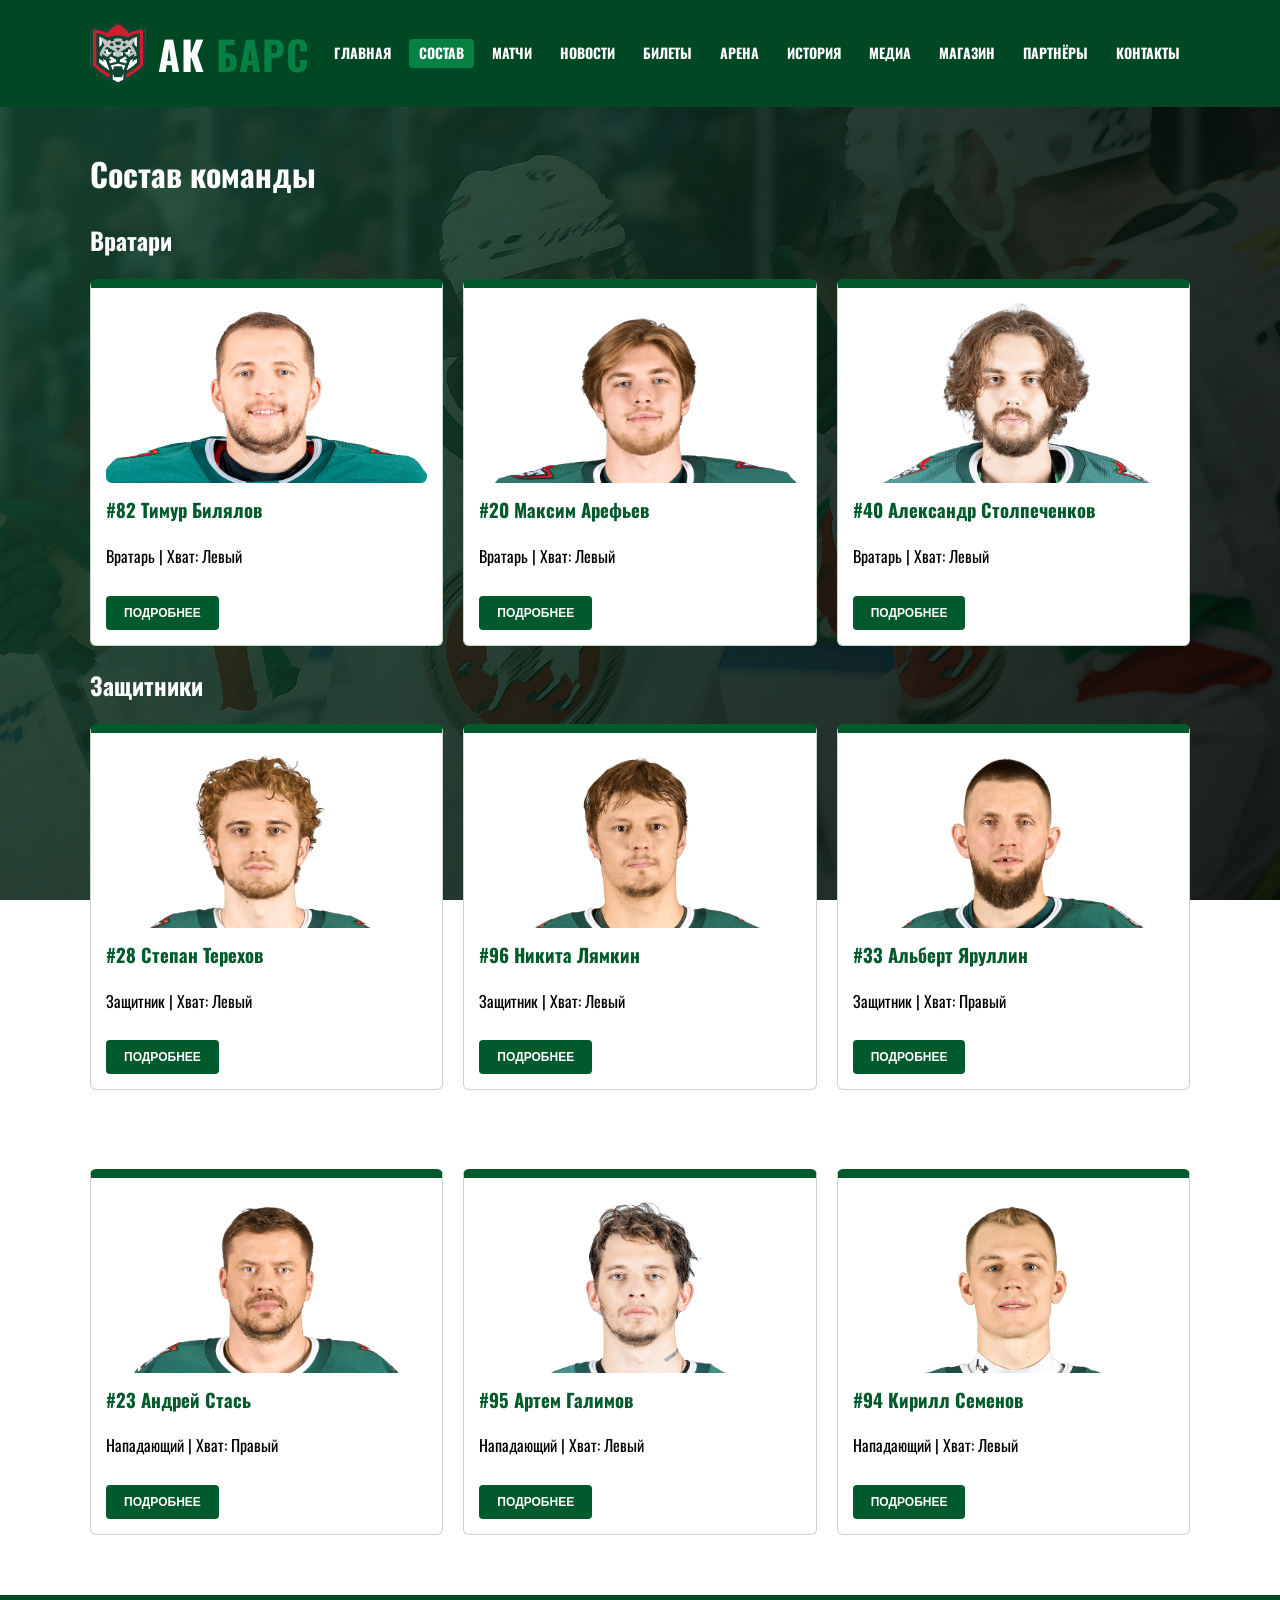
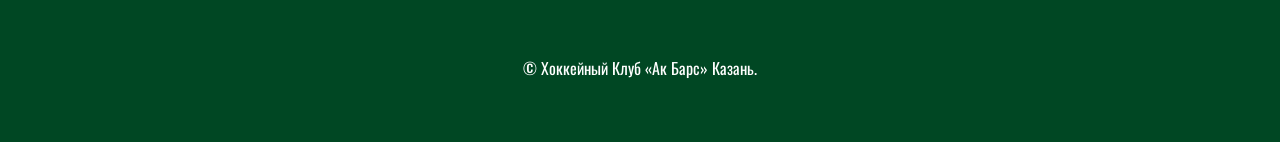
<file: team.html>
<!DOCTYPE html>
<html lang="ru">
<head>
  <meta charset="UTF-8">
  <title>Состав команды - ХК Ак Барс</title>
  <link rel="stylesheet" href="style.css">
  <link rel="icon" type="image/png" href="images/logo.png">
  <link rel="stylesheet" href="https://fonts.googleapis.com/css2?family=Inter:wght@400;600;700;800&family=Oswald:wght@500;600;700&display=swap&subset=cyrillic">
</head>
<body>
  <header>
    <div class="container">
      <a href="index.html" class="logo-block">
        <img src="images/logo.png" alt="Логотип" class="logo-img">
        <span class="logo-text">АК <span>БАРС</span></span>
      </a>
      <nav>
        <a href="index.html">Главная</a>
        <a href="team.html" class="active">Состав</a>
        <a href="matches.html">Матчи</a>
        <a href="news.html">Новости</a>
        <a href="tickets.html">Билеты</a>
        <a href="arena.html">Арена</a>
        <a href="history.html">История</a>
        <a href="media.html">Медиа</a>
        <a href="store.html">Магазин</a>
        <a href="partners.html">Партнёры</a>
        <a href="contacts.html">Контакты</a>
      </nav>
    </div>
  </header>

  <main class="container">
    <h1>Состав команды</h1>

    <h2>Вратари</h2>
    <div class="card-grid" id="goaltenders-list"></div>

    <h2>Защитники</h2>
    <div class="card-grid" id="defenders-list"></div>

    <h2>Нападающие</h2>
    <div class="card-grid" id="forwards-list"></div>
  </main>

  <div id="player-modal" class="modal">
    <div class="modal-content">
      <span class="close-btn" id="close-modal">&times;</span>
      <div id="modal-body"></div>
    </div>
  </div>

  <footer>
    <div class="container">
      <p>&copy; Хоккейный Клуб «Ак Барс» Казань.</p>    
    </div>
  </footer>

  <script src="script.js"></script>
</body>
</html>
</file>
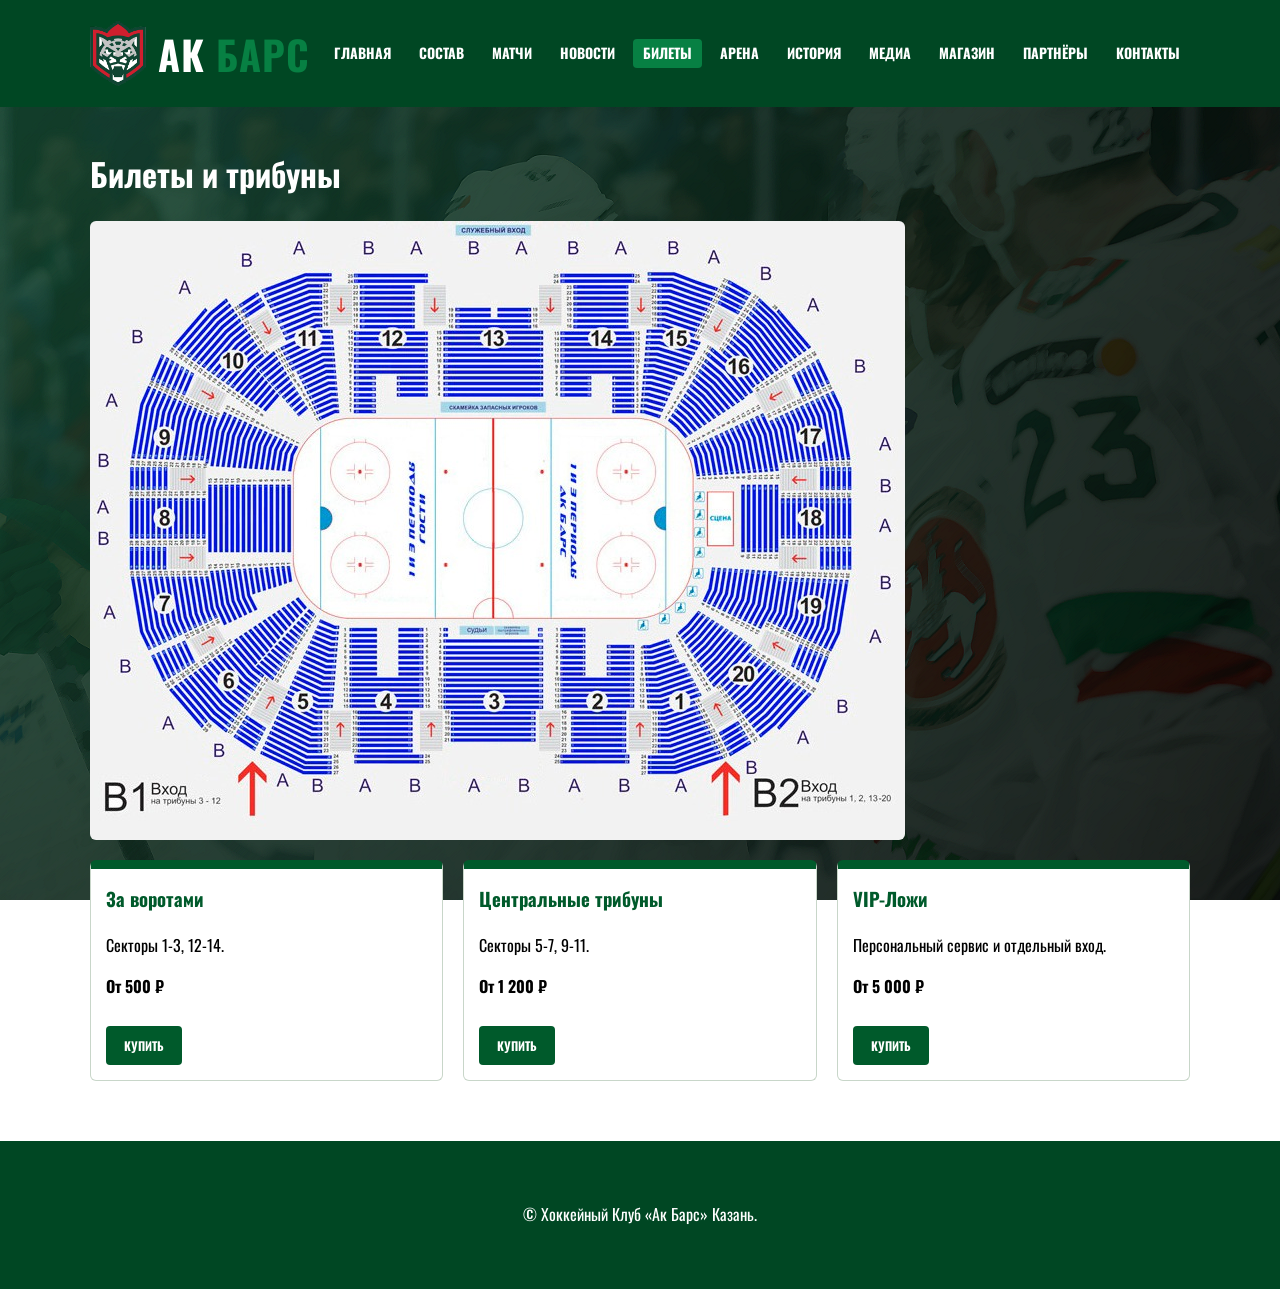
<file: tickets.html>
<!DOCTYPE html>
<html lang="ru">
<head>
  <meta charset="UTF-8">
  <title>Билеты - ХК Ак Барс</title>
  <link rel="stylesheet" href="style.css">
  <link rel="stylesheet" href="https://fonts.googleapis.com/css2?family=Inter:wght@400;600;700;800&family=Oswald:wght@500;600;700&display=swap&subset=cyrillic">
  <link rel="icon" type="image/png" href="images/logo.png">
</head>
<body>
  <header>
    <div class="container">
      <a href="index.html" class="logo-block">
        <img src="images/logo.png" alt="Логотип" class="logo-img">
        <span class="logo-text">АК <span>БАРС</span></span>
      </a>
      <nav>
        <a href="index.html">Главная</a>
        <a href="team.html">Состав</a>
        <a href="matches.html">Матчи</a>
        <a href="news.html">Новости</a>
        <a href="tickets.html" class="active">Билеты</a>
        <a href="arena.html">Арена</a>
        <a href="history.html">История</a>
        <a href="media.html">Медиа</a>
        <a href="store.html">Магазин</a>
        <a href="partners.html">Партнёры</a>
        <a href="contacts.html">Контакты</a>
      </nav>
    </div>
  </header>

  <main class="container">
    <h1>Билеты и трибуны</h1>
    <img src="images/plan.jpg" alt="Схема трибун Татнефть Арены" style="margin-bottom: 20px;">

    <div class="card-grid">
      <div class="card">
        <h3>За воротами</h3>
        <p>Секторы 1-3, 12-14.</p>
        <p><strong>От 500 ₽</strong></p>
        <a href="contacts.html" class="btn">Купить</a>
      </div>
      <div class="card">
        <h3>Центральные трибуны</h3>
        <p>Секторы 5-7, 9-11.</p>
        <p><strong>От 1 200 ₽</strong></p>
        <a href="contacts.html" class="btn">Купить</a>
      </div>
      <div class="card">
        <h3>VIP-Ложи</h3>
        <p>Персональный сервис и отдельный вход.</p>
        <p><strong>От 5 000 ₽</strong></p>
        <a href="contacts.html" class="btn">Купить</a>
      </div>
    </div>
  </main>

  <footer>
    <div class="container">
      <p>&copy; Хоккейный Клуб «Ак Барс» Казань.</p>    
    </div>
  </footer>
</body>
</html>
</file>
<file: style.css>
body {
  font-family: Oswald, "Arial Narrow", Impact, sans-serif;
  margin: 0;
  padding: 0;
  color: rgb(0, 0, 0);
  line-height: 1.6;
  background-image: url('images/bg.png');
  background-size: cover;
  background-position: center;
  background-repeat: no-repeat;
  background-attachment: fixed;
}
img {
  max-width: 100%;
  height: auto;
  display: block;
  border-radius: 6px;
}
header {
  background-color: #004723;
  color: #000000;
  padding: 1px 0;
}
h1, h2, h3 {
  color: #ffffff;
}
.prepairing, .sucsesses, .infa{
  color: #000000;
}
header .container {
  display: flex;
  justify-content: space-between;
  align-items: center;
  flex-wrap: wrap;
}
.logo-block {
  display: flex;
  align-items: center;
  gap: 12px;
  text-decoration: none;
}
.logo-img {
  height: 65px;
  width: auto;
}
.logo-text {
  font-size: 40px;
  font-weight: bold;
  color: #ffffff;
  text-transform: uppercase;
  letter-spacing: 1px;
}
.logo-text span {
  color: #078043;
}
nav {
  display: flex;
  flex-wrap: wrap;
  gap: 8px;
}
nav a {
  color: #ffffff;
  text-decoration: none;
  font-size: 14px;
  font-weight: bold;
  padding: 3px 10px;
  border-radius: 4px;
  text-transform: uppercase;
  transition: background-color 0.5s ease, color 0.5s ease;
}
nav a:hover, nav a.active {
  background-color: #078043;
  color: #ffffff;
}
.container {
  width: 90%;
  max-width: 1100px;
  margin: 0 auto;
  padding: 20px 0;
}
.hero {
  background-color: #004420;
  color: #ffffff;
  border-left: 6px solid white;
  border-radius: 6px;
  padding: 25px;
  margin-bottom: 30px;
  display: flex;
  flex-wrap: wrap;
  align-items: center;
  gap: 20px;
}
.hero-content {
  flex: 1 1 500px;
}
.hero-media {
  flex: 1 1 300px;
}
.hero h1 {
  margin-top: 0;
  font-size: 30px;
  text-transform: uppercase;
}
.card-grid {
  display: flex;
  flex-wrap: wrap;
  gap: 20px;
  margin-top: 20px;
}
.card {
  background-color: #ffffff;
  border: 1px solid #c8d6c9;
  border-top: 9px solid #005a2b;
  border-radius: 6px;
  padding: 15px;
  flex: 1 1 calc(33.333% - 20px);
  box-sizing: border-box;
  min-width: 270px;
}
.card img {
  margin-bottom: 12px;
  width: 100%;
  height: 180px;
  object-fit: cover;
}
.card h3 {
  color: #005a2b;
  margin-top: 0;
}
.badge {
  display: inline-block;
  background-color: #d91921;
  color: #ffffff;
  padding: 3px 8px;
  font-size: 11px;
  font-weight: bold;
  border-radius: 3px;
  margin-bottom: 8px;
  text-transform: uppercase;
}
.btn {
  display: inline-block;
  background-color: #005a2b;
  color: #ffffff;
  padding: 10px 18px;
  text-decoration: none;
  border-radius: 4px;
  font-weight: bold;
  margin-top: 10px;
  border: none;
  cursor: pointer;
  text-transform: uppercase;
  font-size: 12px;
}
.btn:hover {
  background-color: #d91921;
}
table {
  width: 100%;
  border-collapse: collapse;
  margin-top: 20px;
  background-color: #ffffff;
}
table, th, td {
  border: 1px solid #c8d6c9;
}
th, td {
  padding: 12px;
  text-align: center;
}
th {
  background-color: #005a2b;
  color: #ffffff;
}
tr:nth-child(even) {
  background-color: #f0f5f1;
}
.team-photo {
  height: 240px;
  object-fit: cover;
  object-position: top;
}
form label {
  display: block;
  margin-top: 12px;
  font-weight: bold;
}
form input, form textarea, form select {
  width: 100%;
  padding: 10px;
  margin-top: 5px;
  border: 1px solid #c8d6c9;
  border-radius: 4px;
  box-sizing: border-box;
}
footer {
  background-color: #004723;
  color: #ffffff;
  text-align: center;
  padding: 25px 0;
  margin-top: 40px;
}
table th, table td {
  text-align: center;
  vertical-align: middle;
}
table td img {
  display: block;
  margin: 0 auto 6px auto;
  max-height: 40px;
  width: auto;
}
.modal {
  display: none; 
  position: fixed;
  top: 0;
  left: 0;
  width: 100%;
  height: 100%;
  background: rgba(0, 0, 0, 0.7);
  justify-content: center;
  align-items: center;
}
.modal-content {
  background: white;
  padding: 20px;
  border-radius: 5px;
  max-width: 400px;
  width: 90%;
  position: relative;
  color: black;
}
.close-btn {
  position: absolute;
  top: 5px;
  right: 10px;
  font-size: 25px;
  cursor: pointer;
}
</file>
